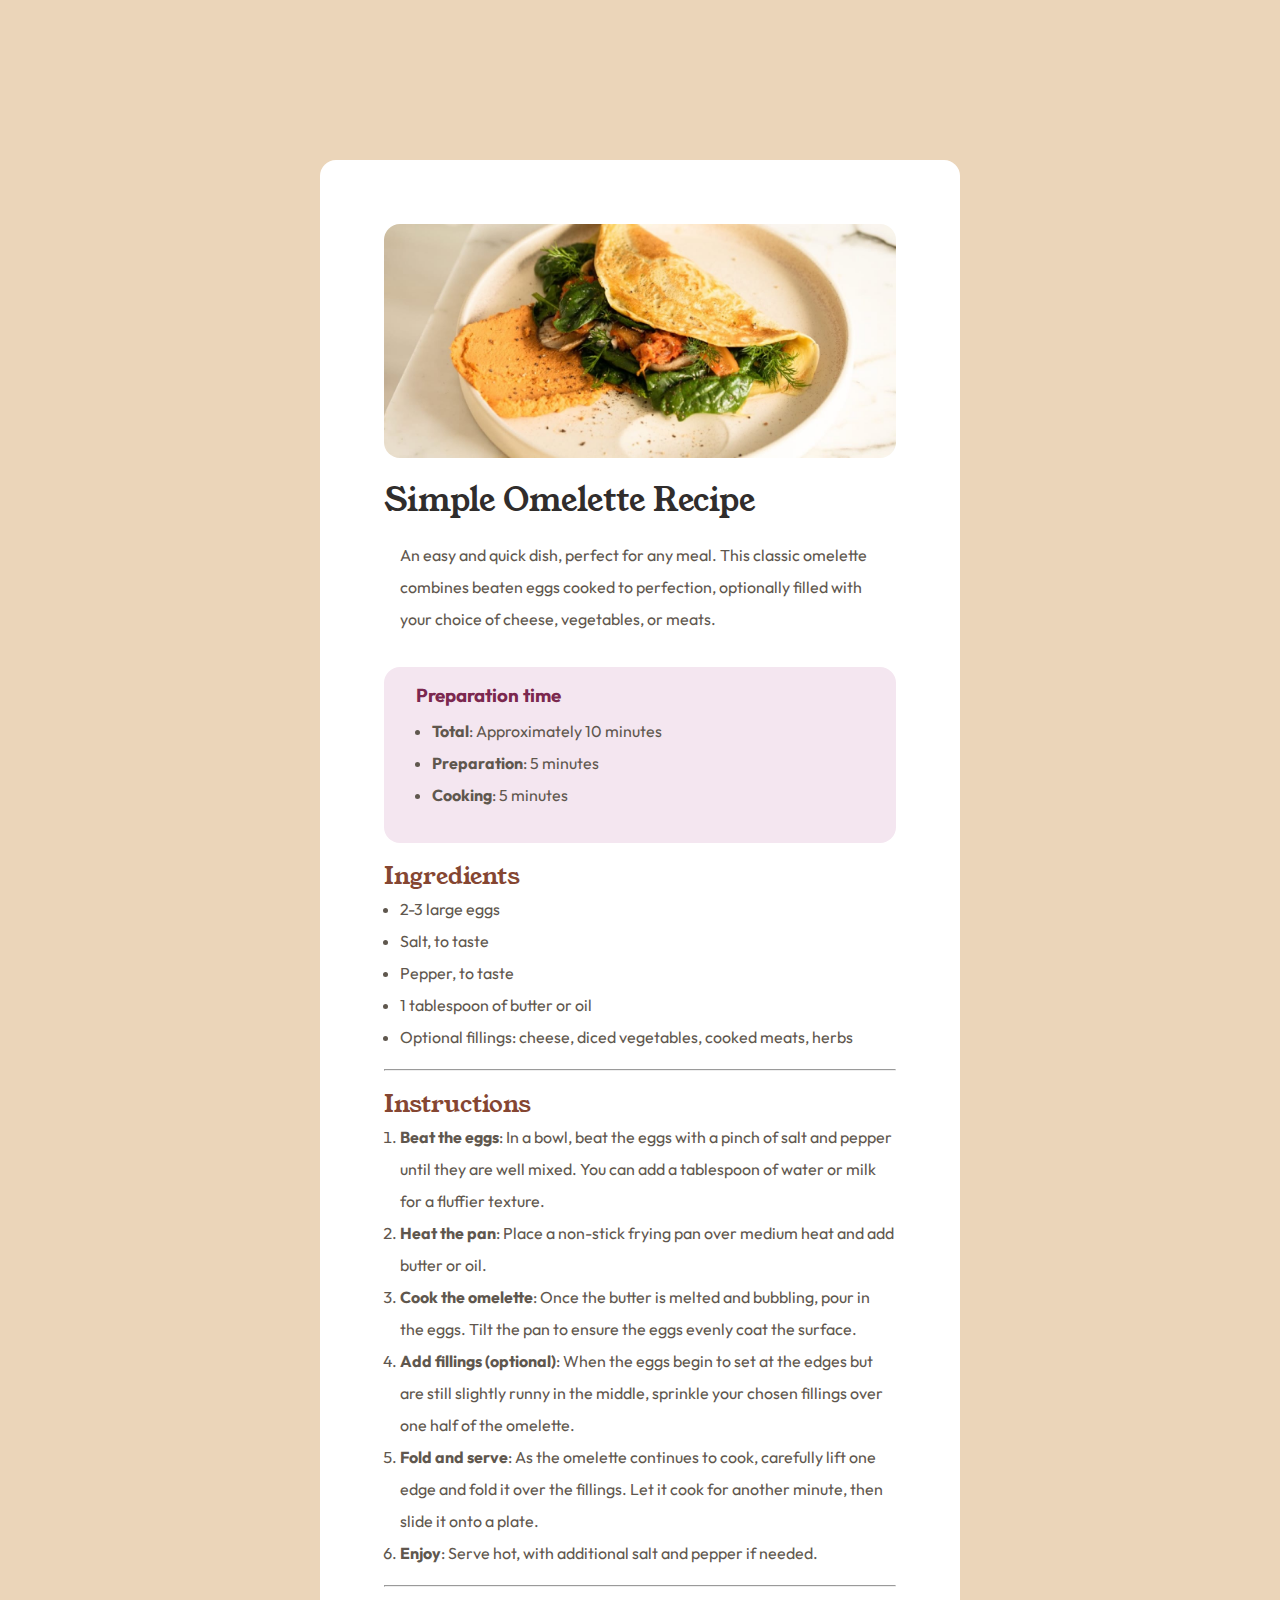
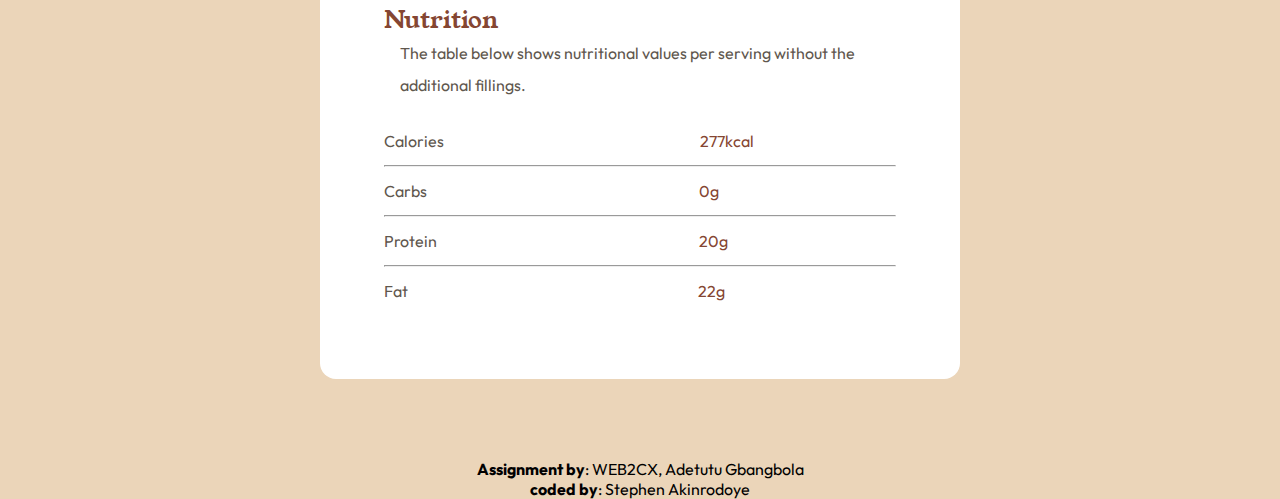
<file: index.html>
<!DOCTYPE html>
<html lang="en">
<head>
    <meta charset="UTF-8">
    <meta name="viewport" content="width=device-width, initial-scale=1.0">
    <link rel="stylesheet" href="style.css">
    <link rel="preconnect" href="https://fonts.googleapis.com">
    <link rel="preconnect" href="https://fonts.gstatic.com" crossorigin>
    <link href="https://fonts.googleapis.com/css2?family=Young+Serif&display=swap" rel="stylesheet">
    <link rel="preconnect" href="https://fonts.googleapis.com">
    <link rel="preconnect" href="https://fonts.gstatic.com" crossorigin>
    <link href="https://fonts.googleapis.com/css2?family=Outfit:wght@100..900&family=Young+Serif&display=swap" rel="stylesheet">
    <title>Recipe Page</title>
</head>
<body>
    <div class="background">
        <div class="content">
            <div class="texts">

                 <!--applying border radius did not work until I applied the 
                    same class to the image itself-->
                <div class="image">
                    <img src="image-omelette.jpeg"alt="" width="100%" class="image">
                </div>

                <div class="font">
                    <h1 class="heading">Simple Omelette Recipe</h1>

                    <p class="paragraph">
                        An easy and quick dish, perfect for any meal. This classic omelette combines beaten eggs cooked 
                        to perfection, optionally filled with your choice of cheese, vegetables, or meats.
                    </p>

                    <div class="prep-time-container">
                        <h3 class="prep-time">Preparation time</h3>

                        <ul class="paragraph">
                            <li><b>Total</b>: Approximately 10 minutes</li>
                            <li><b>Preparation</b>: 5 minutes</li>
                            <li><b>Cooking</b>: 5 minutes</li>                                                 
                        </ul>                        
                    </div>

                    <div class="ingredients">
                        <h2 class="sub-heading">Ingredients</h2>
            
                        <ul class="paragraph">
                            <li>2-3 large eggs</li>
                            <li>Salt, to taste</li>
                            <li>Pepper, to taste</li>
                            <li>1 tablespoon of butter or oil</li>
                            <li>Optional fillings: cheese, diced vegetables, cooked meats, herbs</li>
                        </ul>  
                    </div>
                      

                    <hr class="light-grey"> <!--tried styling hr but not working-->
                        
                    <h2 class="sub-heading">Instructions</h2>

                    <ol class="paragraph">
                        <li>
                            <b>Beat the eggs</b>: In a bowl, beat the eggs with a pinch of salt and pepper until they are well mixed.
                            You can add a tablespoon of water or milk for a fluffier texture.
                        </li>

                        <li>
                            <b>Heat the pan</b>: Place a non-stick frying pan over medium heat and add butter or oil.
                        </li>
                        
                        <li>
                            <b>Cook the omelette</b>: Once the butter is melted and bubbling, pour in the eggs. Tilt the pan to ensure 
                            the eggs evenly coat the surface.
                        </li>

                        <li>
                            <b>Add fillings (optional)</b>: When the eggs begin to set at the edges but are still slightly runny in the 
                            middle, sprinkle your chosen fillings over one half of the omelette.
                        </li>

                        <li>
                            <b>Fold and serve</b>: As the omelette continues to cook, carefully lift one edge and fold it over the 
                            fillings. Let it cook for another minute, then slide it onto a plate.
                        </li>

                        <li>
                                <b>Enjoy</b>: Serve hot, with additional salt and pepper if needed.
                        </li>
                    </ol>

                    <hr style="color: hsl(30, 18%, 87%);"> <!--I guess styling hr tag isn't working-->

                    <h2 class="sub-heading">Nutrition</h2>

                    <p class="paragraph">
                        The table below shows nutritional values per serving without the additional fillings.
                    </p>

                    <div class="container">
                        <div class="flex-item">
                            <p>Calories</p> 
                            <p class="value">277kcal</p>
                        </div>

                        <hr>

                        <div class="flex-item">
                            <p>Carbs</p>
                            <p class="value" style="padding-left: 1rem;">0g</p>
                        </div>

                        <hr>

                        <div class="flex-item">
                            <p>Protein</p>
                            <p class="value" style="padding-left: 0.4rem">20g</p>
                        </div>

                        <hr>
                        
                        <div class="flex-item">
                            <p>Fat</p>
                            <p class="value" style="padding-left: 2.1rem;">22g</p>
                        </div>
                    </div>
                </div>  
            </div>
        </div>
    </div>

    <div class="footer-container">
        <div class="footer">            
            <p class="footer-container"><b>Assignment by</b>: WEB2CX, Adetutu Gbangbola</p>
            <p class="footer-container"><b>coded by</b>: Stephen Akinrodoye</p>            
        </div>
    </div>
</body>
</html>
</file>
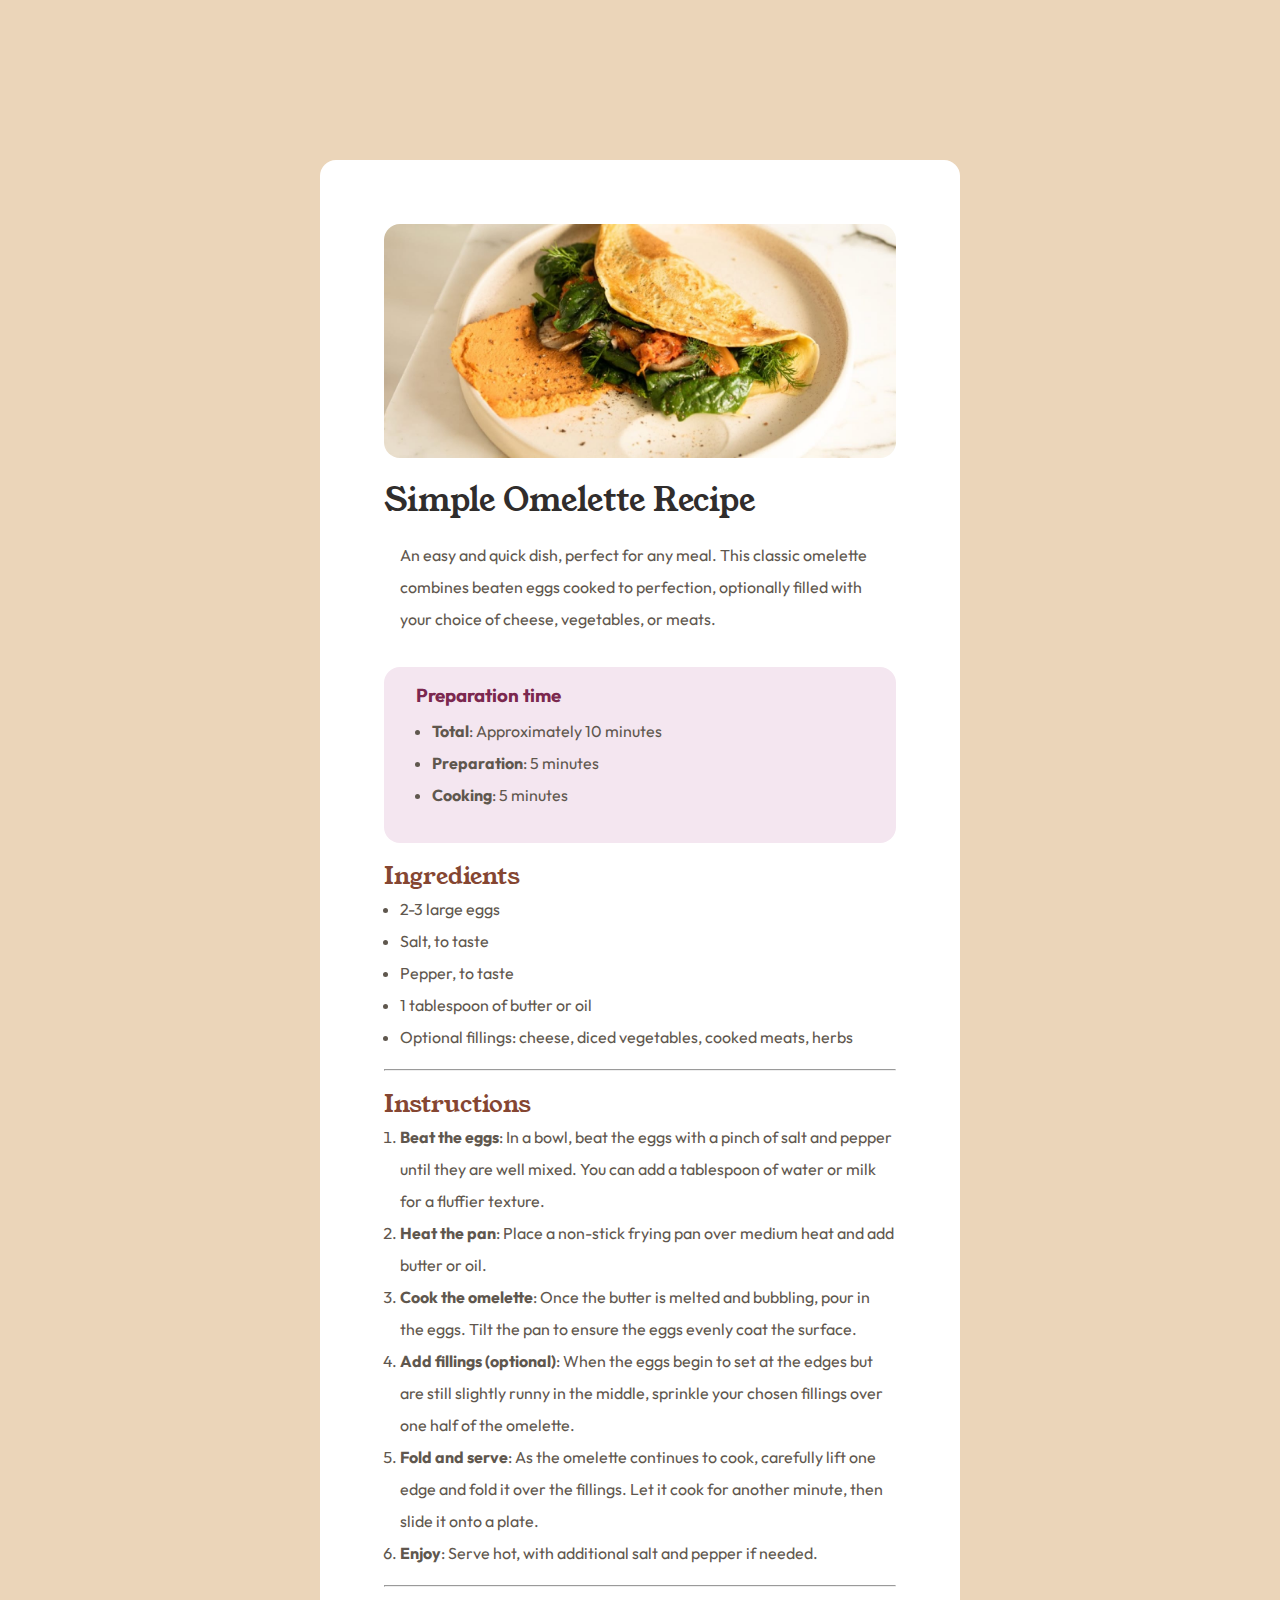
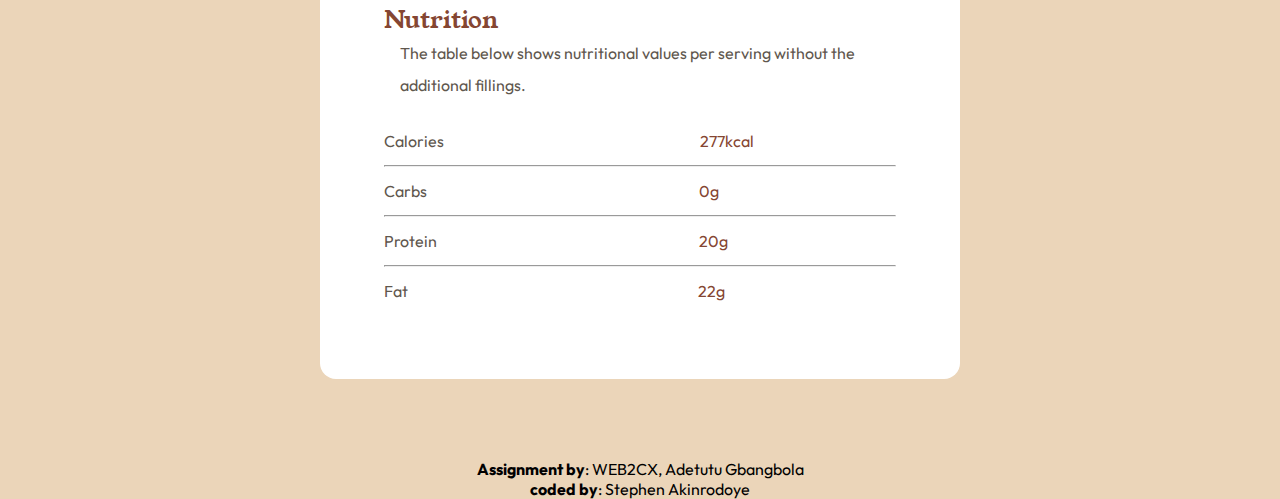
<file: Recipe.html>
<!DOCTYPE html>
<html lang="en">
<head>
    <meta charset="UTF-8">
    <meta name="viewport" content="width=device-width, initial-scale=1.0">
    <link rel="stylesheet" href="/Recipe.css">
    <link rel="preconnect" href="https://fonts.googleapis.com">
    <link rel="preconnect" href="https://fonts.gstatic.com" crossorigin>
    <link href="https://fonts.googleapis.com/css2?family=Young+Serif&display=swap" rel="stylesheet">
    <link rel="preconnect" href="https://fonts.googleapis.com">
    <link rel="preconnect" href="https://fonts.gstatic.com" crossorigin>
    <link href="https://fonts.googleapis.com/css2?family=Outfit:wght@100..900&family=Young+Serif&display=swap" rel="stylesheet">
    <title>Recipe Page</title>
</head>
<body>
    <div class="background">
        <div class="content">
            <div class="texts">

                <div class="image">
                    <img src="/image-omelette.jpeg" 
                    alt="" width="100%"
                    class="image"> <!--applying border radius did not work until I applied the 
                    same class to the image itself-->
                </div>

                <div class="font">
                    <h1 class="heading">Simple Omelette Recipe</h1>

                    <p class="paragraph">
                        An easy and quick dish, perfect for any meal. This classic omelette combines beaten eggs cooked 
                        to perfection, optionally filled with your choice of cheese, vegetables, or meats.
                    </p>

                    <div class="prep-time-container">
                        <h3 class="prep-time">Preparation time</h3>

                        <ul class="paragraph">
                            <li><b>Total</b>: Approximately 10 minutes</li>
                            <li><b>Preparation</b>: 5 minutes</li>
                            <li><b>Cooking</b>: 5 minutes</li>                                                 
                        </ul>                        
                    </div>

                    <div class="ingredients">
                        <h2 class="sub-heading">Ingredients</h2>
            
                        <ul class="paragraph">
                            <li>2-3 large eggs</li>
                            <li>Salt, to taste</li>
                            <li>Pepper, to taste</li>
                            <li>1 tablespoon of butter or oil</li>
                            <li>Optional fillings: cheese, diced vegetables, cooked meats, herbs</li>
                        </ul>  
                    </div>
                      

                    <hr class="light-grey"> <!--tried styling hr but not working-->
                        
                    <h2 class="sub-heading">Instructions</h2>

                    <ol class="paragraph">
                        <li>
                            <b>Beat the eggs</b>: In a bowl, beat the eggs with a pinch of salt and pepper until they are well mixed.
                            You can add a tablespoon of water or milk for a fluffier texture.
                        </li>

                        <li>
                            <b>Heat the pan</b>: Place a non-stick frying pan over medium heat and add butter or oil.
                        </li>
                        
                        <li>
                            <b>Cook the omelette</b>: Once the butter is melted and bubbling, pour in the eggs. Tilt the pan to ensure 
                            the eggs evenly coat the surface.
                        </li>

                        <li>
                            <b>Add fillings (optional)</b>: When the eggs begin to set at the edges but are still slightly runny in the 
                            middle, sprinkle your chosen fillings over one half of the omelette.
                        </li>

                        <li>
                            <b>Fold and serve</b>: As the omelette continues to cook, carefully lift one edge and fold it over the 
                            fillings. Let it cook for another minute, then slide it onto a plate.
                        </li>

                        <li>
                                <b>Enjoy</b>: Serve hot, with additional salt and pepper if needed.
                        </li>
                    </ol>

                    <hr style="color: hsl(30, 18%, 87%);"> <!--I guess styling hr tag isn't working-->

                    <h2 class="sub-heading">Nutrition</h2>

                    <p class="paragraph">
                        The table below shows nutritional values per serving without the additional fillings.
                    </p>

                    <div class="container">
                        <div class="flex-item">
                            <p>Calories</p> 
                            <p class="value">277kcal</p>
                        </div>

                        <hr>

                        <div class="flex-item">
                            <p>Carbs</p>
                            <p class="value" style="padding-left: 1rem;">0g</p>
                        </div>

                        <hr>

                        <div class="flex-item">
                            <p>Protein</p>
                            <p class="value" style="padding-left: 0.4rem">20g</p>
                        </div>

                        <hr>
                        
                        <div class="flex-item">
                            <p>Fat</p>
                            <p class="value" style="padding-left: 2.1rem;">22g</p>
                        </div>
                    </div>
                </div>  
            </div>
        </div>
    </div>

    <div class="footer-container">
        <div class="footer">            
            <p class="footer-container"><b>Assignment by</b>: WEB2CX, Adetutu Gbangbola</p>
            <p class="footer-container"><b>coded by</b>: Stephen Akinrodoye</p>            
        </div>
    </div>
</body>
</html>
</file>
<file: style.css>
* {
    margin: 0px;
    padding: 0px;
    box-sizing: border-box;
}

body {
    background-color: rgb(235, 213, 185);
}

.content {
    background-color: white;
    padding: 4rem;
    margin: 10rem 20rem 5rem;
    border-radius: 1rem;

}

.image{    
    margin-bottom: 0.5rem;
    border-radius: 1rem;
}

.font {
  font-family: "Outfit", sans-serif;
  font-optical-sizing: auto;
  font-style: normal;
}

.heading {
    font-family: "Young Serif", serif;
    font-weight: 400;
    font-style: normal;
    margin-bottom: 1rem;
    color: hsl(24, 5%, 18%);
}

.light-grey {
    color: hsl(30, 18%, 87%);
}

.prep-time-container{
    background-color: hsl(317, 41%, 93%);
    padding: 1rem 1rem 1rem 2rem;
    margin-top: 1rem;
    border-radius: 1rem;
}

.prep-time {
    color: hsl(332, 51%, 32%);
    padding-bottom: 0.5rem;
}

.paragraph {
    color: hsl(30, 10%, 34%);
    line-height: 2rem;
    padding-left: 1rem;
    padding-bottom: 1rem;
}

.sub-heading {
    font-family: "Young Serif", serif;
    font-weight: 400;
    font-style: normal;
    color: hsl(14, 45%, 36%);
    margin-left: 0rem;
    padding-top: 1rem;
    padding-left: 0rem;
}

.flex-item {
    display: flex;
    color: hsl(30, 10%, 34%);
    gap: 50%;
}

.container {
    line-height: 3rem;
}

.value {
    color: hsl(14, 45%, 36%);
}

.footer-container {
    display: flex;
    justify-content: center; /* Horizontally center */
    align-items: center; /* Vertically center */ 
    font-family: "Outfit", sans-serif;
}
</file>
<file: Recipe.css>
* {
    margin: 0px;
    padding: 0px;
    box-sizing: border-box;
}

body {
    background-color: rgb(235, 213, 185);
}

.content {
    background-color: white;
    padding: 4rem;
    margin: 10rem 20rem 5rem;
    border-radius: 1rem;

}

.image{    
    margin-bottom: 0.5rem;
    border-radius: 1rem;
}

.font {
  font-family: "Outfit", sans-serif;
  font-optical-sizing: auto;
  font-style: normal;
}

.heading {
    font-family: "Young Serif", serif;
    font-weight: 400;
    font-style: normal;
    margin-bottom: 1rem;
    color: hsl(24, 5%, 18%);
}

.light-grey {
    color: hsl(30, 18%, 87%);
}

.prep-time-container{
    background-color: hsl(317, 41%, 93%);
    padding: 1rem 1rem 1rem 2rem;
    margin-top: 1rem;
    border-radius: 1rem;
}

.prep-time {
    color: hsl(332, 51%, 32%);
    padding-bottom: 0.5rem;
}



.paragraph {
    color: hsl(30, 10%, 34%);
    line-height: 2rem;
    padding-left: 1rem;
    padding-bottom: 1rem;
}

.sub-heading {
    font-family: "Young Serif", serif;
    font-weight: 400;
    font-style: normal;
    color: hsl(14, 45%, 36%);
    margin-left: 0rem;
    padding-top: 1rem;
    padding-left: 0rem;
}

.flex-item {
    display: flex;
    color: hsl(30, 10%, 34%);
    gap: 50%;
}

.container {
    line-height: 3rem;
}

.value {
    color: hsl(14, 45%, 36%);
}

.footer-container {
    display: flex;
    justify-content: center; /* Horizontally center */
    align-items: center; /* Vertically center */ 
    font-family: "Outfit", sans-serif;
}
</file>
